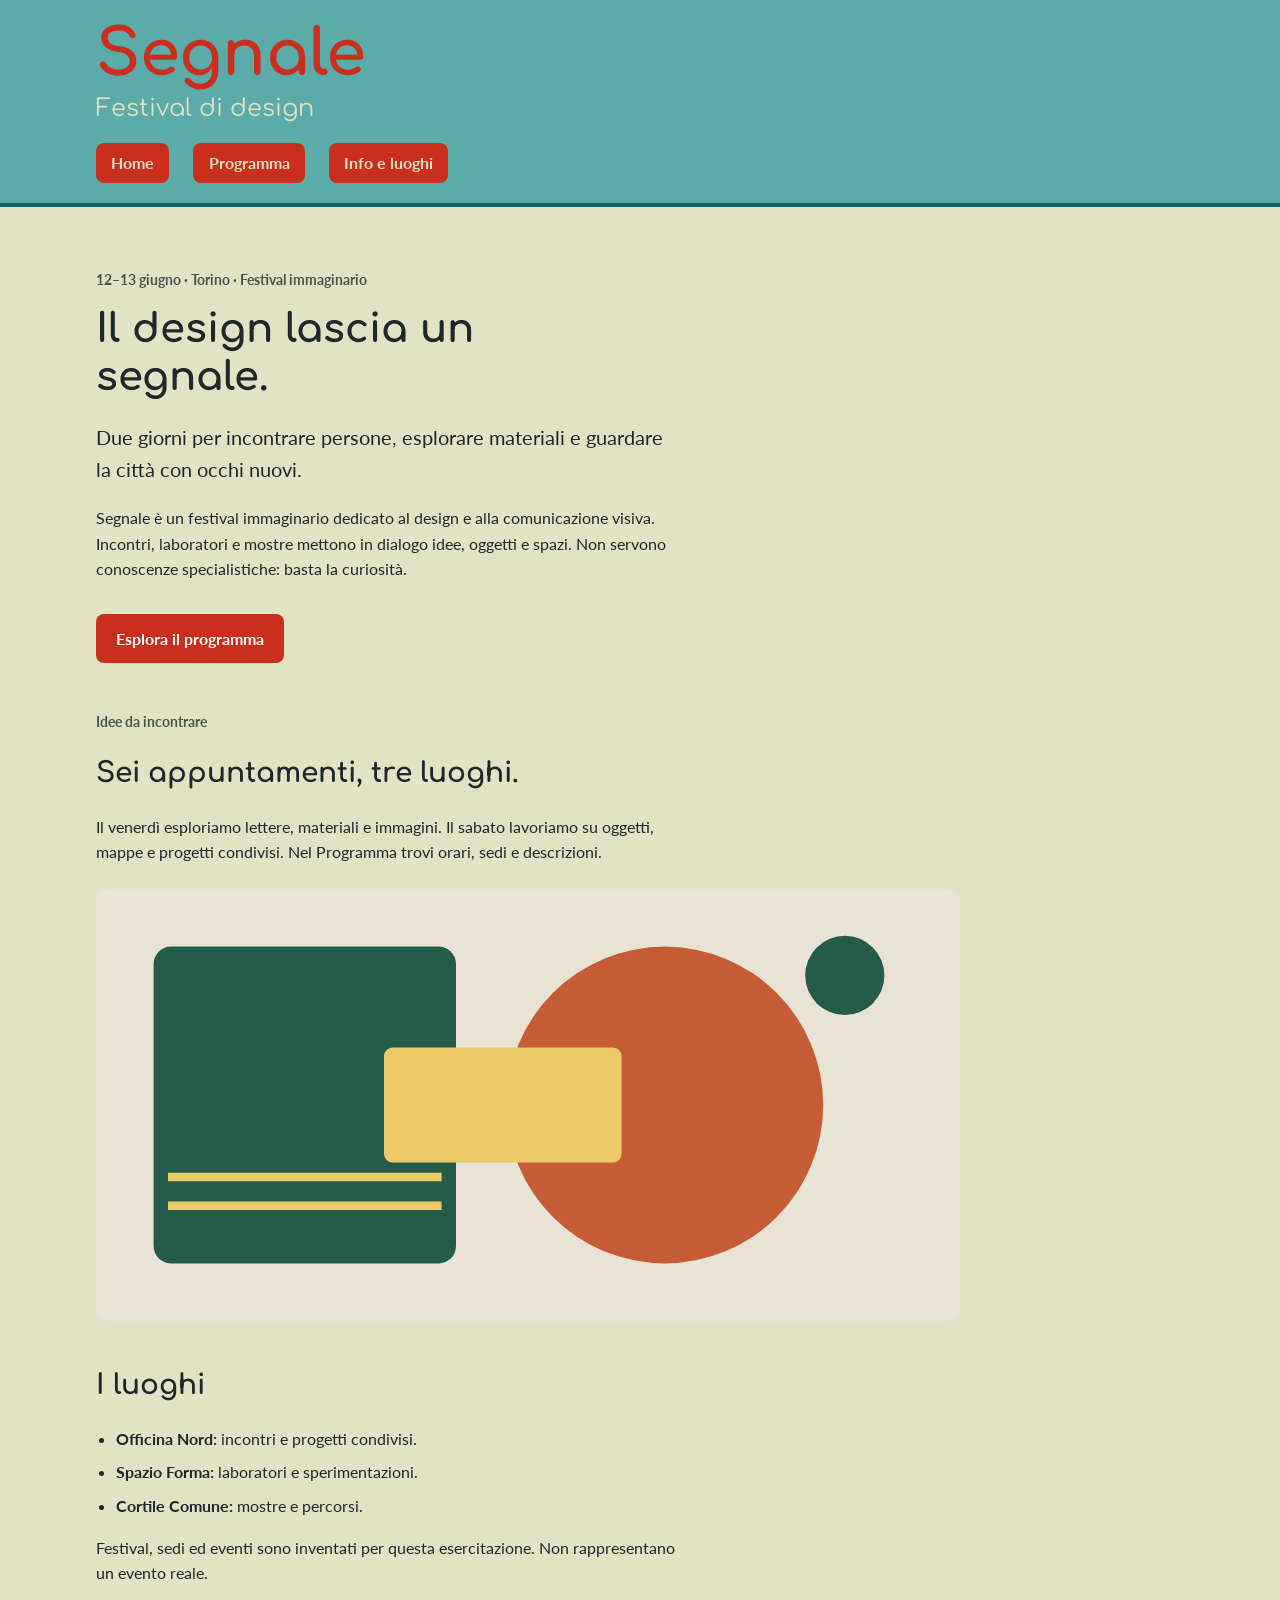
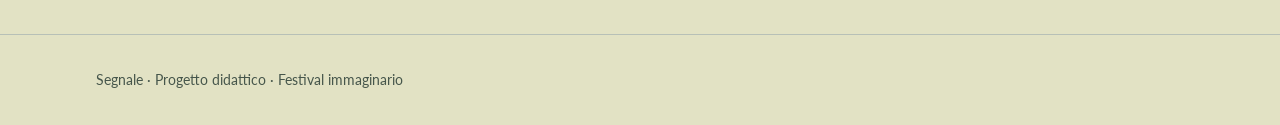
<file: index.html>
<!doctype html>
<html lang="it">
<head>
  <meta charset="utf-8">
  <meta name="viewport" content="width=device-width, initial-scale=1">
  <title>Segnale — Festival di design</title>
  <link rel="preconnect" href="https://fonts.googleapis.com">
<link rel="preconnect" href="https://fonts.gstatic.com" crossorigin>
<link href="https://fonts.googleapis.com/css2?family=Comfortaa:wght@400;700&family=Lato:ital,wght@0,400;0,700;1,400&display=swap" rel="stylesheet">
  <link rel="stylesheet" href="style.css">
</head>
<body>
  <a class="skip-link" href="#contenuto">Vai al contenuto</a>
  <header class="site-header">
    <div class="container">
      <a class="brand" href="index.html">Segnale<span>Festival di design</span></a>
      <nav aria-label="Menu principale">
        <ul class="nav-list">
          <li><a href="index.html">Home</a></li>
          <li><a href="programma.html">Programma</a></li>
          <li><a href="info.html">Info e luoghi</a></li>
        </ul>
      </nav>
    </div>
  </header>

  <main id="contenuto" class="container">
    <section class="intro">
      <p class="eyebrow">12–13 giugno · Torino · Festival immaginario</p>
      <h1 id="titolo-home">Il design lascia un segnale.</h1>
      <p class="lead">Due giorni per incontrare persone, esplorare materiali e guardare la città con occhi nuovi.</p>
      <p class="reading-text">Segnale è un festival immaginario dedicato al design e alla comunicazione visiva. Incontri, laboratori e mostre mettono in dialogo idee, oggetti e spazi. Non servono conoscenze specialistiche: basta la curiosità.</p>
      <a class="button-link" href="programma.html">Esplora il programma</a>
    </section>

    <section class="content-section">
      <p class="eyebrow">Idee da incontrare</p>
      <h2 id="titolo-festival">Sei appuntamenti, tre luoghi.</h2>
      <p class="reading-text">Il venerdì esploriamo lettere, materiali e immagini. Il sabato lavoriamo su oggetti, mappe e progetti condivisi. Nel Programma trovi orari, sedi e descrizioni.</p>
      <img class="festival-image" src="assets/festival.svg" alt="Composizione geometrica di cerchi e rettangoli nei colori del festival" width="1200" height="600">
    </section>

    <section class="content-section">
      <h2 id="titolo-luoghi">I luoghi</h2>
      <ul class="venues">
        <li><strong>Officina Nord:</strong> incontri e progetti condivisi.</li>
        <li><strong>Spazio Forma:</strong> laboratori e sperimentazioni.</li>
        <li><strong>Cortile Comune:</strong> mostre e percorsi.</li>
      </ul>
      <p class="reading-text">Festival, sedi ed eventi sono inventati per questa esercitazione. Non rappresentano un evento reale.</p>
    </section>
  </main>

  <footer class="site-footer"><div class="container"><p>Segnale · Progetto didattico · Festival immaginario</p></div></footer>
</body>
</html>
</file>
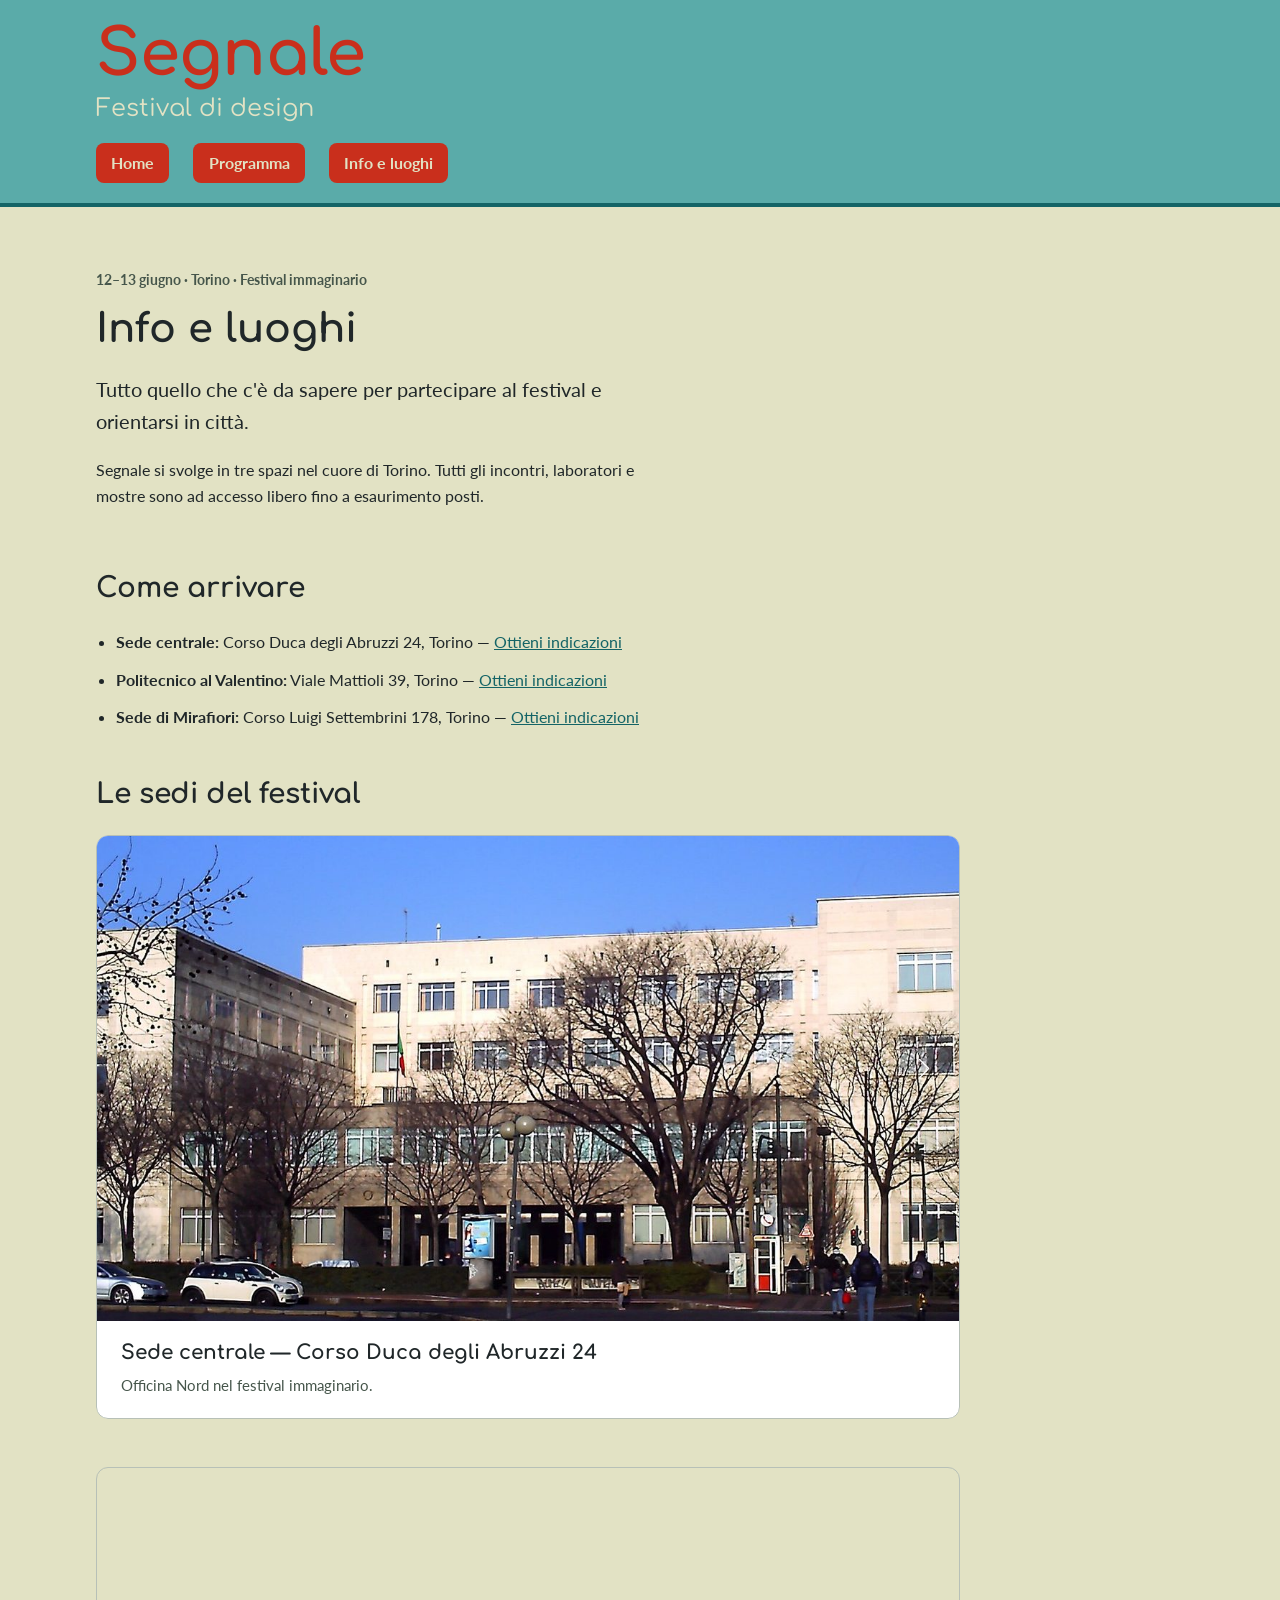
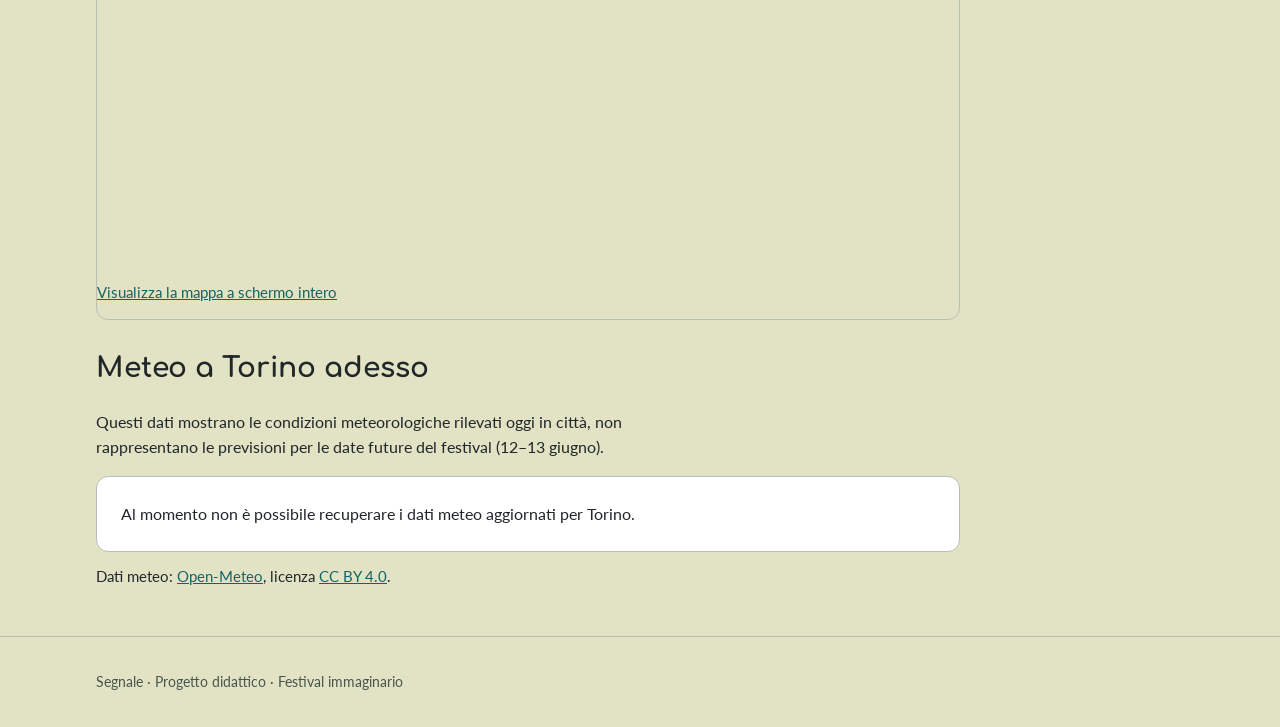
<file: info.html>
<!doctype html>
<html lang="it">
<head>
  <meta charset="utf-8">
  <meta name="viewport" content="width=device-width, initial-scale=1">
  <title>Info e luoghi</title>
  <link rel="preconnect" href="https://fonts.googleapis.com">
<link rel="preconnect" href="https://fonts.gstatic.com" crossorigin>
<link href="https://fonts.googleapis.com/css2?family=Comfortaa:wght@400;700&family=Lato:ital,wght@0,400;0,700;1,400&display=swap" rel="stylesheet">
  <link rel="stylesheet" href="https://cdn.jsdelivr.net/npm/swiper@11/swiper-bundle.min.css">
  <link rel="stylesheet" href="style.css">
</head>
<body>
  <a class="skip-link" href="#contenuto">Vai al contenuto</a>
  <header class="site-header">
    <div class="container">
      <a class="brand" href="index.html">Segnale<span>Festival di design</span></a>
      <nav aria-label="Menu principale">
        <ul class="nav-list">
          <li><a href="index.html">Home</a></li>
          <li><a href="programma.html">Programma</a></li>
          <li><a href="info.html">Info e luoghi</a></li>
        </ul>
      </nav>
    </div>
  </header>

  <main id="contenuto" class="container">
    <section class="intro">
      <p class="eyebrow">12–13 giugno · Torino · Festival immaginario</p>
      <h1 id="titolo-info">Info e luoghi</h1>
      <p class="lead">Tutto quello che c'è da sapere per partecipare al festival e orientarsi in città.</p>
      <p class="reading-text">Segnale si svolge in tre spazi nel cuore di Torino. Tutti gli incontri, laboratori e mostre sono ad accesso libero fino a esaurimento posti.</p>
    </section>
<section class="content-section">
      <h2 id="titolo-come-arrivare">Come arrivare</h2>
      
      <!-- Elenco delle sedi con indicazioni -->
      <ul class="venues-list">
        <li>
          <strong>Sede centrale:</strong> Corso Duca degli Abruzzi 24, Torino
          — <a href="https://www.google.com/maps/search/?api=1&amp;query=Corso+Duca+degli+Abruzzi+24+Torino" target="_blank" rel="noopener noreferrer">Ottieni indicazioni</a>
        </li>
        <li>
          <strong>Politecnico al Valentino:</strong> Viale Mattioli 39, Torino
          — <a href="https://www.google.com/maps/search/?api=1&amp;query=Viale+Mattioli+39+Torino" target="_blank" rel="noopener noreferrer">Ottieni indicazioni</a>
        </li>
        <li>
          <strong>Sede di Mirafiori:</strong> Corso Luigi Settembrini 178, Torino
          — <a href="https://www.google.com/maps/search/?api=1&amp;query=Corso+Luigi+Settembrini+178+Torino" target="_blank" rel="noopener noreferrer">Ottieni indicazioni</a>
        </li>
      </ul>
    </section>
    <section class="content-section">
      <h2 id="titolo-galleria">Le sedi del festival</h2>
      
      <!-- Swiper Slider Container -->
      <div class="swiper main-swiper">
        <div class="swiper-wrapper">
          <!-- Slide 1 -->
          <div class="swiper-slide">
            <img src="assets/luoghi/sede-centrale.jpg" alt="Sede centrale" width="1200" height="800">
            <div class="slide-caption">
              <h3>Sede centrale — Corso Duca degli Abruzzi 24</h3>
              <p>Officina Nord nel festival immaginario.</p>
            </div>
          </div>
          <!-- Slide 2 -->
          <div class="swiper-slide">
            <img src="assets/luoghi/politecnico-valentino.jpg" alt="Politecnico al Valentino" width="1200" height="800">
            <div class="slide-caption">
              <h3>Politecnico al Valentino — Viale Mattioli 39</h3>
              <p>Spazio Forma nel festival immaginario.</p>
            </div>
          </div>
          <!-- Slide 3 -->
          <div class="swiper-slide">
            <img src="assets/luoghi/mirafiori.jpg" alt="Sede di Mirafiori" width="1200" height="800">
            <div class="slide-caption">
              <h3>Sede di Mirafiori — Corso Luigi Settembrini 178</h3>
              <p>Cortile Comune nel festival immaginario.</p>
            </div>
          </div>
        </div>

        <!-- Pulsanti di navigazione precedente / successivo -->
        <div class="swiper-button-prev"></div>
        <div class="swiper-button-next"></div>
      </div>
    </section>
    <section class="map-container">
      <iframe id="mappa-sedi"
  title="Mappa delle tre sedi di riferimento per il festival Segnale a Torino"
  src="https://umap.openstreetmap.fr/it/map/segnale-sedi-del-festival-immaginario_1479665?scaleControl=false&amp;miniMapControl=false&amp;scrollWheelZoom=false&amp;zoomControl=true&amp;editMode=disabled&amp;moreControl=true&amp;searchControl=null&amp;tilelayersControl=null&amp;embedControl=null&amp;datalayersControl=true&amp;onLoadPanel=none&amp;captionBar=false&amp;captionMenus=true#12/45.0465/7.6528"></iframe>
      <p class="map-link">
       <a href="https://umap.openstreetmap.fr/it/map/segnale-sedi-del-festival-immaginario_1479665?scaleControl=false&amp;miniMapControl=false&amp;scrollWheelZoom=true&amp;zoomControl=true&amp;editMode=disabled&amp;moreControl=true&amp;searchControl=null&amp;tilelayersControl=null&amp;embedControl=null&amp;datalayersControl=true&amp;onLoadPanel=none&amp;captionBar=false&amp;captionMenus=true#12/45.0465/7.6528">Visualizza la mappa a schermo intero</a>
      </p>
    </section>
    <!-- SEZIONE METEO A TORINO ADESSO -->
    <section class="content-section" id="sezione-meteo">
      <h2 id="titolo-meteo">Meteo a Torino adesso</h2>
      <p class="reading-text">Questi dati mostrano le condizioni meteorologiche rilevati oggi in città, non rappresentano le previsioni per le date future del festival (12–13 giugno).</p>

      <div id="meteo-contenuto" class="event-card" style="max-width: 54rem; padding: 1.5rem; margin-top: 1rem;" aria-live="polite">
        <p id="meteo-stato" style="margin: 0;">Caricamento dati meteo in corso...</p>
        <div id="meteo-dati" hidden>
          <p style="margin: 0 0 0.5rem;"><strong>Temperatura:</strong> <span id="meteo-temp"></span></p>
          <p style="margin: 0 0 0.5rem;"><strong>Vento:</strong> <span id="meteo-vento"></span></p>
          <p class="event-meta" style="margin: 0;"><strong>Ora dell'ultimo rilevamento:</strong> <span id="meteo-ora"></span></p>
        </div>
      </div>

      <p class="map-link">
        Dati meteo: <a href="https://open-meteo.com/" target="_blank" rel="noopener noreferrer">Open-Meteo</a>, licenza <a href="https://creativecommons.org/licenses/by/4.0/" target="_blank" rel="noopener noreferrer">CC BY 4.0</a>.
      </p>
    </section>
  </main>

  <footer class="site-footer">
    <div class="container">
      <p>Segnale · Progetto didattico · Festival immaginario</p>
    </div>
  </footer>

  <!-- Swiper JS CDN -->
  <script src="https://cdn.jsdelivr.net/npm/swiper@11/swiper-bundle.min.js"></script>
  <script>
    const swiper = new Swiper('.main-swiper', {
      slidesPerView: 1,
      spaceBetween: 20,
      loop: false,
      autoplay: false, // Avanzamento automatico disattivato
      navigation: {
        nextEl: '.swiper-button-next',
        prevEl: '.swiper-button-prev',
      },
    });
  </script>
  <!-- Script Meteo Open-Meteo -->
  <script>
    async function caricaMeteoTorino() {
      const urlMeteo = 'https://api.open-meteo.com/v1/forecast?latitude=45.0703&longitude=7.6869&current=temperature_2m,wind_speed_10m&timezone=Europe%2FRome';
      const statoEl = document.getElementById('meteo-stato');
      const datiEl = document.getElementById('meteo-dati');
      const tempEl = document.getElementById('meteo-temp');
      const ventoEl = document.getElementById('meteo-vento');
      const oraEl = document.getElementById('meteo-ora');

      try {
        const risposta = await fetch(urlMeteo);
        if (!risposta.ok) {
          throw new Error('Risposta di rete non valida');
        }

        const dati = await risposta.json();
        const corrente = dati.current;
        const unita = dati.current_units;

        // Formatta data e ora ISO ricevute dall'API (es. "2026-11-25T10:15")
        const dataOra = new Date(corrente.time);
        const oraFormattata = dataOra.toLocaleString('it-IT', {
          day: '2-digit',
          month: '2-digit',
          year: 'numeric',
          hour: '2-digit',
          minute: '2-digit'
        });

        tempEl.textContent = `${corrente.temperature_2m} ${unita.temperature_2m}`;
        ventoEl.textContent = `${corrente.wind_speed_10m} ${unita.wind_speed_10m}`;
        oraEl.textContent = oraFormattata;

        statoEl.hidden = true;
        datiEl.hidden = false;
      } catch (errore) {
        statoEl.textContent = 'Al momento non è possibile recuperare i dati meteo aggiornati per Torino.';
        console.error('Errore nel caricamento meteo:', errore);
      }
    }

    caricaMeteoTorino();
  </script>
</body>
</html>
</file>
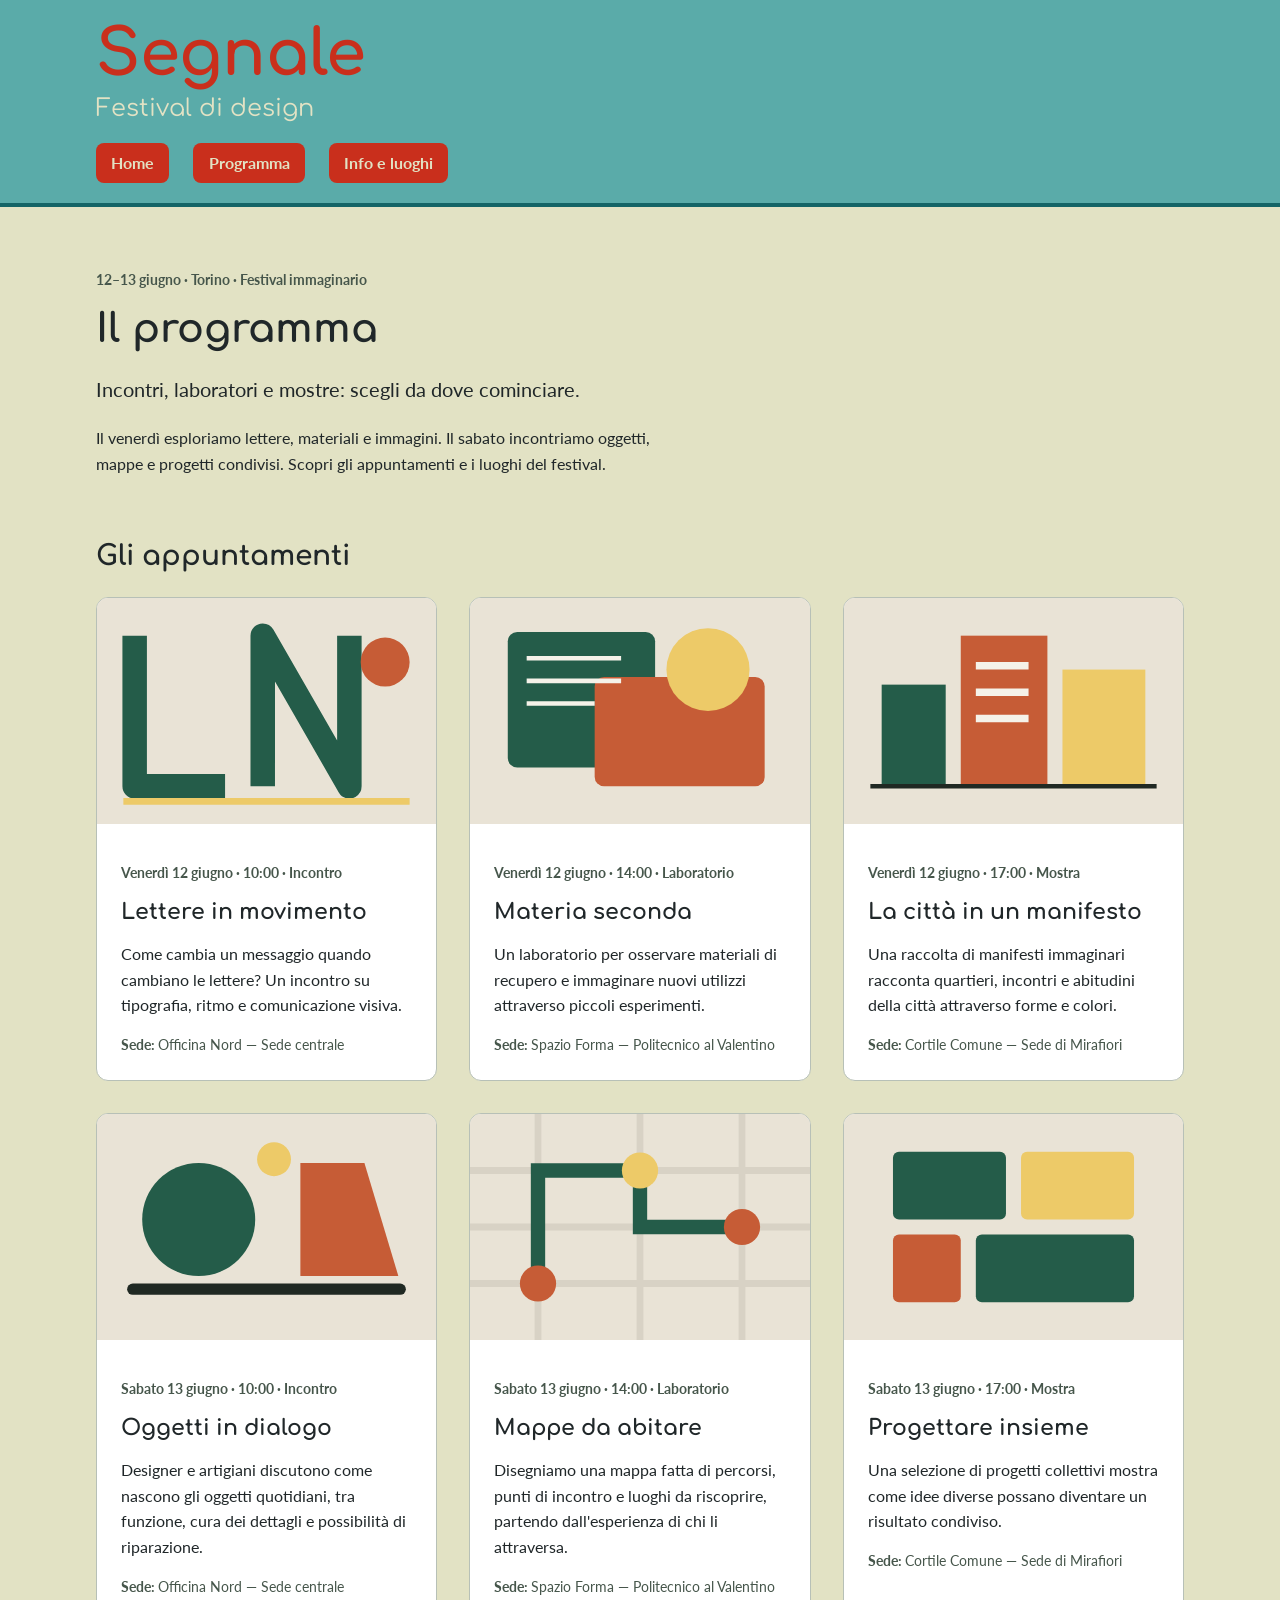
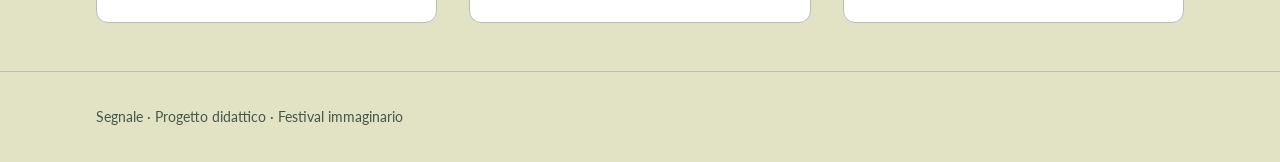
<file: programma.html>
<!doctype html>
<html lang="it">
<head>
  <meta charset="utf-8">
  <meta name="viewport" content="width=device-width, initial-scale=1">
  <title>Programma — Segnale</title>
  <link rel="preconnect" href="https://fonts.googleapis.com">
  <link rel="preconnect" href="https://fonts.gstatic.com" crossorigin>
  <link href="https://fonts.googleapis.com/css2?family=Comfortaa:wght@400;700&family=Lato:ital,wght@0,400;0,700;1,400&display=swap" rel="stylesheet">
  <link rel="stylesheet" href="style.css">
</head>
<body>
  <a class="skip-link" href="#contenuto">Vai al contenuto</a>
  <header class="site-header">
    <div class="container">
      <a class="brand" href="index.html">Segnale<span>Festival di design</span></a>
      <nav aria-label="Menu principale">
        <ul class="nav-list">
          <li><a href="index.html">Home</a></li>
          <li><a href="programma.html">Programma</a></li>
          <li><a href="info.html">Info e luoghi</a></li>
        </ul>
      </nav>
    </div>
  </header>

  <main id="contenuto" class="container">
    <section class="intro">
      <p class="eyebrow">12–13 giugno · Torino · Festival immaginario</p>
      <h1 id="titolo-programma">Il programma</h1>
      <p class="lead">Incontri, laboratori e mostre: scegli da dove cominciare.</p>
      <p class="reading-text">Il venerdì esploriamo lettere, materiali e immagini. Il sabato incontriamo oggetti, mappe e progetti condivisi. Scopri gli appuntamenti e i luoghi del festival.</p>
    </section>

    <section class="content-section">
      <h2 id="titolo-eventi">Gli appuntamenti</h2>
      <!-- Area di stato per caricamento, lista vuota o errori -->
      <p id="stato-programma" class="reading-text" aria-live="polite">Caricamento del programma in corso...</p>
      <!-- Contenitore che verrà popolato dinamicamente via JavaScript -->
      <div id="griglia-eventi" class="event-grid"></div>
    </section>
  </main>

  <footer class="site-footer">
    <div class="container">
      <p>Segnale · Progetto didattico · Festival immaginario</p>
    </div>
  </footer>
  <script>
     function formattaData(dataIso) {
      const dataObj = new Date(dataIso + 'T00:00:00');
      const opzioni = { weekday: 'long', day: 'numeric', month: 'long' };
      const stringaData = dataObj.toLocaleDateString('it-IT', opzioni);
      return stringaData.charAt(0).toUpperCase() + stringaData.slice(1);
    }

    async function caricaProgramma() {
      const statoEl = document.getElementById('stato-programma');
      const grigliaEl = document.getElementById('griglia-eventi');

      try {
        // Carica entrambi i file JSON in parallelo
        const [rispostaEventi, rispostaSedi] = await Promise.all([
          fetch('dati/eventi.json'),
          fetch('dati/sedi.json')
        ]);

        // Verifica che entrambi i file siano stati letti correttamente
        if (!rispostaEventi.ok || !rispostaSedi.ok) {
          throw new Error('Errore nel caricamento dei file dati.');
        }

        const eventi = await rispostaEventi.json();
        const sedi = await rispostaSedi.json();

        // Gestione lista eventi vuota
        if (!Array.isArray(eventi) || eventi.length === 0) {
          statoEl.textContent = 'Al momento non ci sono eventi in programma.';
          return;
        }

        // Crea una mappa rapida id -> nome sede per la ricerca
        const mappaSedi = new Map();
        sedi.forEach(sede => {
          mappaSedi.set(sede.id, sede.nome);
        });

        // Svuota il messaggio di stato ora che i dati sono pronti
        statoEl.textContent = '';

        // Costruisce le schede evento conservando classi e struttura CSS
        eventi.forEach(evento => {
          const articolo = document.createElement('article');
          articolo.className = 'event-card';

          const img = document.createElement('img');
          img.src = evento.immagine;
          img.alt = evento.immagine_alt || '';
          img.width = 900;
          img.height = 600;

          const body = document.createElement('div');
          body.className = 'event-body';

          const meta = document.createElement('p');
          meta.className = 'event-meta';
          const dataFormattata = formattaData(evento.data);
          meta.textContent = `${dataFormattata} · ${evento.orario} · ${evento.categoria}`;

          const titolo = document.createElement('h3');
          titolo.textContent = evento.titolo;

          const descrizione = document.createElement('p');
          descrizione.textContent = evento.descrizione;

          const luogo = document.createElement('p');
          luogo.className = 'event-place';
          const nomeSede = mappaSedi.get(evento.sede_id) || 'Sede da definire';

          const etichettaSede = document.createElement('strong');
          etichettaSede.textContent = 'Sede: ';
          luogo.appendChild(etichettaSede);
          luogo.appendChild(document.createTextNode(nomeSede));

          body.appendChild(meta);
          body.appendChild(titolo);
          body.appendChild(descrizione);
          body.appendChild(luogo);

          articolo.appendChild(img);
          articolo.appendChild(body);
          grigliaEl.appendChild(articolo);
        });

      } catch (errore) {
        statoEl.textContent = 'Impossibile caricare il programma. Riprova più tardi.';
        console.error(errore);
      }
    }

    caricaProgramma();
  </script>
</body>
</html>
</file>
<file: style.css>
/* Segnale: esempio completo della consegna su Home e Programma. */
@import url("https://cdn.jsdelivr.net/npm/swiper@11/swiper-bundle.min.css");
/* Valori condivisi: le regole interessate li richiamano con var(). */
:root {
  --colore-primario: #146466;
  --colore-primario-scuro: #5aaba9;
  --colore-accento: #c92f1c;
  --colore-accento-scuro: #f74d37;
  --colore-sfondo: #e2e2c4;
  --colore-testo: #202729;
  --font-testo: "Lato", Arial, Helvetica, sans-serif;
  --font-titoli: "Comfortaa", sans-serif;
}

* {
  box-sizing: border-box;
}

body {
  margin: 0;
  background: var(--colore-sfondo);
  color: var(--colore-testo);
  font-family: var(--font-testo);
  font-size: 1rem;
  line-height: 1.6;
}

a {
  color: var(--colore-primario);
}

a:hover {
  text-decoration: underline;
}

a:focus {
  outline: 3px solid var(--colore-testo);
}

.container {
  width: 92%;
  max-width: 68rem;
  margin: 0 auto;
}

.site-header {
  position: sticky;
  top: 0;
  z-index: 1000;
  background-color: var(--colore-primario-scuro); 
  padding: 1.25rem 0;
  border-bottom: 4px solid var(--colore-primario);
}

.brand {
  display: inline-block;
  font-family: var(--font-titoli);          
  color: var(--colore-accento);             
  font-size: 4rem;                       
  font-weight: 700;                         
  line-height: 1.1;
  text-decoration: none;
}

.brand:hover {
  text-decoration: none;
}

.brand span {
  display: block;
  margin-top: 0.35rem;
  font-family: var(--font-titoli);         
  color: var(--colore-sfondo);              
  font-size: 1.5rem;                          
  font-weight: 400;                         
}

nav {
  margin-top: 1.25rem;
}

.nav-list {
  list-style: none;
  margin: 0;
  padding: 0;
  display: flex;
  flex-direction: column;
  gap: 0.5rem;
}

.nav-list a {
  display: inline-block;
  background-color: var(--colore-accento);  
  color: var(--colore-sfondo);              
  font-weight: 700;
  text-decoration: none;
  padding: 0.45rem 0.95rem;
  border-radius: 0.5rem;                  
  transition: opacity 0.2s ease;
}

.nav-list a:hover {
  background: var(--colore-accento-scuro);
}


.intro {
  padding: 3rem 0 1rem;
}

.eyebrow,
.event-meta {
  color: #46564b;
  font-size: 0.875rem;
  font-weight: bold;
}

h1,
h2,
h3 {
  font-family: var(--font-titoli);
  line-height: 1.2;
}

h1 {
  max-width: 18ch;
  margin: 0.75rem 0 1.25rem;
  font-size: 2.5rem;
}

h2 {
  font-size: 1.75rem;
}

h3 {
  margin: 0.5rem 0 0.75rem;
  font-size: 1.375rem;
}

.lead {
  max-width: 48ch;
  font-size: 1.25rem;
}

.reading-text {
  max-width: 65ch;
}

.button-link {
  display: inline-block;
  margin-top: 1rem;
  padding: 0.75rem 1.25rem;
  border-radius: 0.5rem;
  background: var(--colore-accento);
  color: #ffffff;
  font-weight: bold;
  text-decoration: none;
}

.button-link:hover {
  background: var(--colore-accento-scuro);
}

.content-section {
  margin: 2rem 0 3rem;
}

.festival-image {
  display: block;
  width: 100%;
  max-width: 54rem;
  height: auto;
  margin-top: 1.5rem;
  border-radius: 0.75rem;
}

.venues {
  padding-left: 1.25rem;
}

.venues li {
  margin-bottom: 0.5rem;
}

/* Disposizione di base: una colonna. */
.event-grid {
  display: grid;
  grid-template-columns: 1fr;
  gap: 2rem;
}

.event-card {
  overflow: hidden;
  border: 1px solid #b7c0b7;
  border-radius: 0.75rem;
  background: #ffffff;
}

.event-card img {
  display: block;
  width: 100%;
  height: auto;
}

.event-body {
  padding: 1.5rem;
}

.event-place {
  margin-bottom: 0;
  color: #46564b;
  font-size: 0.875rem;
}

.site-footer {
  padding: 1.25rem 0;
  border-top: 1px solid #b7c0b7;
  color: #46564b;
  font-size: 0.875rem;
}

.skip-link {
  position: absolute;
  top: -6rem;
  left: 1rem;
  z-index: 1001;
  padding: 0.75rem 1rem;
  background: #ffffff;
  color: var(--colore-testo);
}

.skip-link:focus {
  top: 1rem;
}

/* Da 600 px: due colonne. */
@media (min-width: 600px) {
  .nav-list {
    flex-direction: row;
    flex-wrap: wrap;
    gap: 1.5rem;
  }

  .event-grid {
    grid-template-columns: repeat(2, 1fr);
  }
}

/* Da 1024 px: tre colonne. Questa regola segue quella da 600 px. */
@media (min-width: 1024px) {
  .event-grid {
    grid-template-columns: repeat(3, 1fr);
  }
}
.swiper {
  width: 100%;
  max-width: 54rem;
  margin: 1.5rem 0 3rem;
  border-radius: 0.75rem;
  overflow: hidden;
}

.swiper-slide {
  background: #ffffff;
  border: 1px solid #b7c0b7;
  border-radius: 0.75rem;
  overflow: hidden;
  display: flex;
  flex-direction: column;
}

.swiper-slide img {
  width: 100%;
  height: auto;
  display: block;
  object-fit: cover;
}

.slide-caption {
  padding: 1.25rem 1.5rem;
}

.slide-caption h3 {
  margin: 0 0 0.5rem;
  font-size: 1.25rem;
}

.slide-caption p {
  margin: 0;
  color: #46564b;
  font-size: 0.95rem;
}
.venues-list {
  padding-left: 1.25rem;
  margin-bottom: 1.5rem;
}

.venues-list li {
  margin-bottom: 0.75rem;
}

.map-container {
  width: 100%;
  max-width: 54rem;
  border-radius: 0.75rem;
  overflow: hidden;
  border: 1px solid #b7c0b7;
  margin-top: 1rem;
}

#mappa-sedi {
  width: 100%;
  height: 400px;
  border: 0;
  display: block;
}

.map-link {
  margin-top: 0.75rem;
  font-size: 0.95rem;
}
.swiper-button-next,
.swiper-button-prev {
  color: #ffffff;                  /* Colore bianco per la freccia */
  font-size: 1.25rem;              /* Dimensione della freccia più piccola rispetto al default di 44px */
  --swiper-navigation-size: 1.25rem;
  width: 3.25rem;                  /* 1.25rem (dimensione freccia) + 2rem di diametro per il cerchio */
  height: 3.25rem;                 /* 1.25rem + 2rem per mantenere la forma circolare perfetta */
  border-radius: 50%;
  display: flex;
  align-items: center;
  justify-content: center;
  background-color: transparent;
  transition: background-color 0.2s ease;
  top: 40%; /* Centra le frecce nell'area occupata dalla sola fotografia */
  transform: translateY(-50%);
  margin-top: 0;
}

/* Cerchio nero parzialmente trasparente al passaggio del mouse (hover) */
.swiper-button-next:hover,
.swiper-button-prev:hover {
  background-color: rgba(0, 0, 0, 0.5); /* Nero con opacità al 50% */
}
</file>
